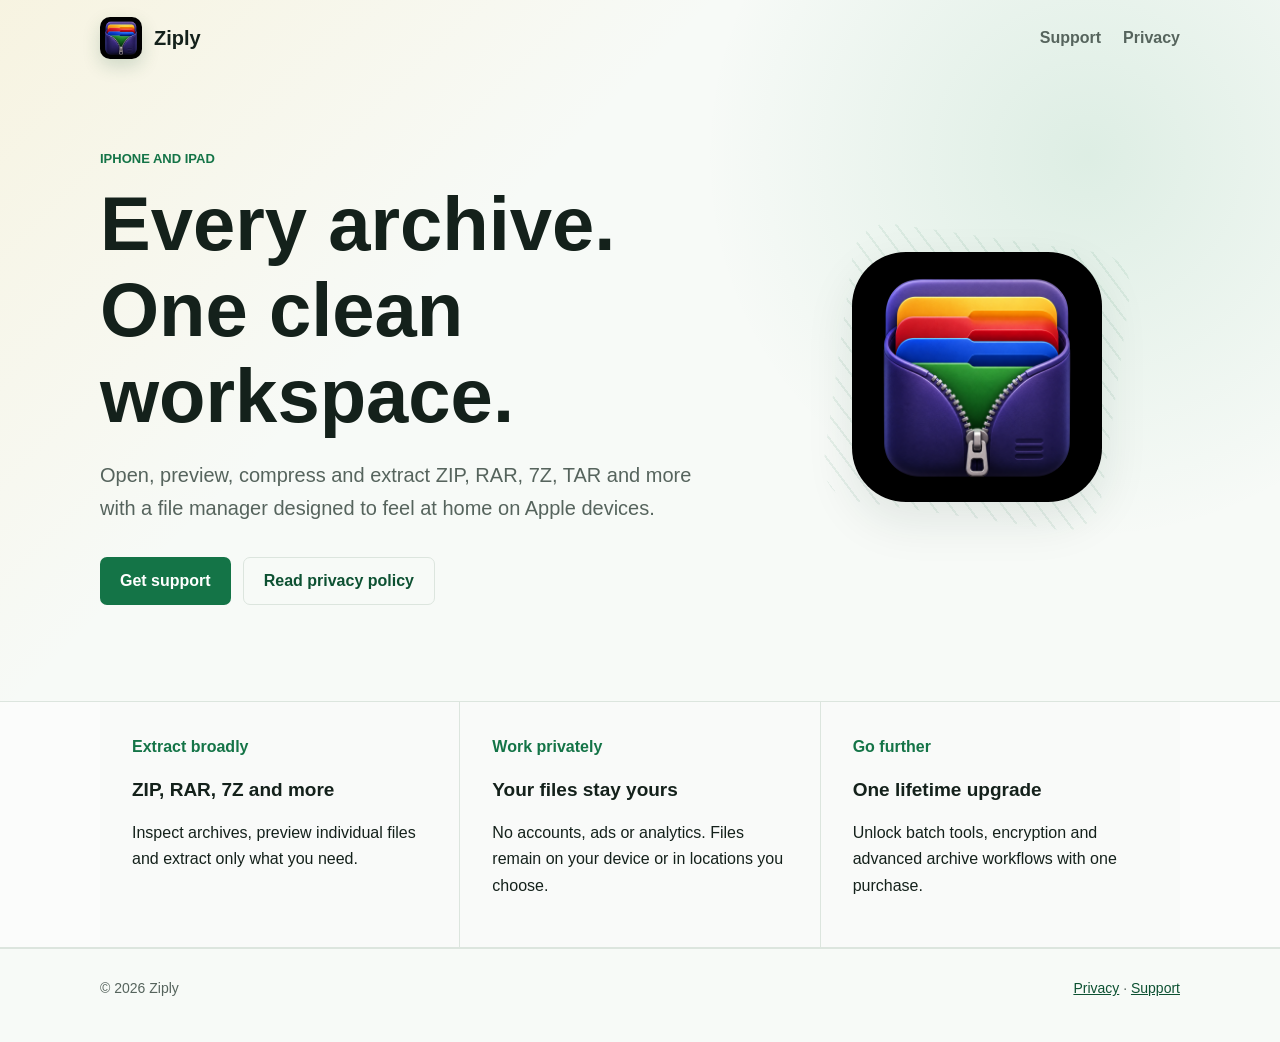
<file: index.html>
<!doctype html>
<html lang="en">
<head>
  <meta charset="utf-8">
  <meta name="viewport" content="width=device-width, initial-scale=1">
  <meta name="description" content="Ziply is a ZIP, RAR and 7Z archive manager and extractor for iPhone and iPad.">
  <title>Ziply - Archive Manager</title>
  <link rel="stylesheet" href="styles.css">
</head>
<body>
  <header class="shell">
    <nav aria-label="Main navigation">
      <a class="brand" href="index.html"><img src="app-icon.png" alt="">Ziply</a>
      <div class="links"><a href="support.html">Support</a><a href="privacy.html">Privacy</a></div>
    </nav>
  </header>
  <main>
    <section class="hero shell">
      <div>
        <div class="eyebrow">iPhone and iPad</div>
        <h1>Every archive.<br>One clean workspace.</h1>
        <p class="lead">Open, preview, compress and extract ZIP, RAR, 7Z, TAR and more with a file manager designed to feel at home on Apple devices.</p>
        <div class="actions"><a class="button" href="support.html">Get support</a><a class="button secondary" href="privacy.html">Read privacy policy</a></div>
      </div>
      <div class="hero-art"><img src="app-icon.png" alt="Ziply app icon"></div>
    </section>
    <section class="band">
      <div class="features shell">
        <div class="feature"><strong>Extract broadly</strong><h3>ZIP, RAR, 7Z and more</h3><p>Inspect archives, preview individual files and extract only what you need.</p></div>
        <div class="feature"><strong>Work privately</strong><h3>Your files stay yours</h3><p>No accounts, ads or analytics. Files remain on your device or in locations you choose.</p></div>
        <div class="feature"><strong>Go further</strong><h3>One lifetime upgrade</h3><p>Unlock batch tools, encryption and advanced archive workflows with one purchase.</p></div>
      </div>
    </section>
  </main>
  <footer><div class="footer-row shell"><span>© 2026 Ziply</span><span><a href="privacy.html">Privacy</a> · <a href="support.html">Support</a></span></div></footer>
</body>
</html>
</file>
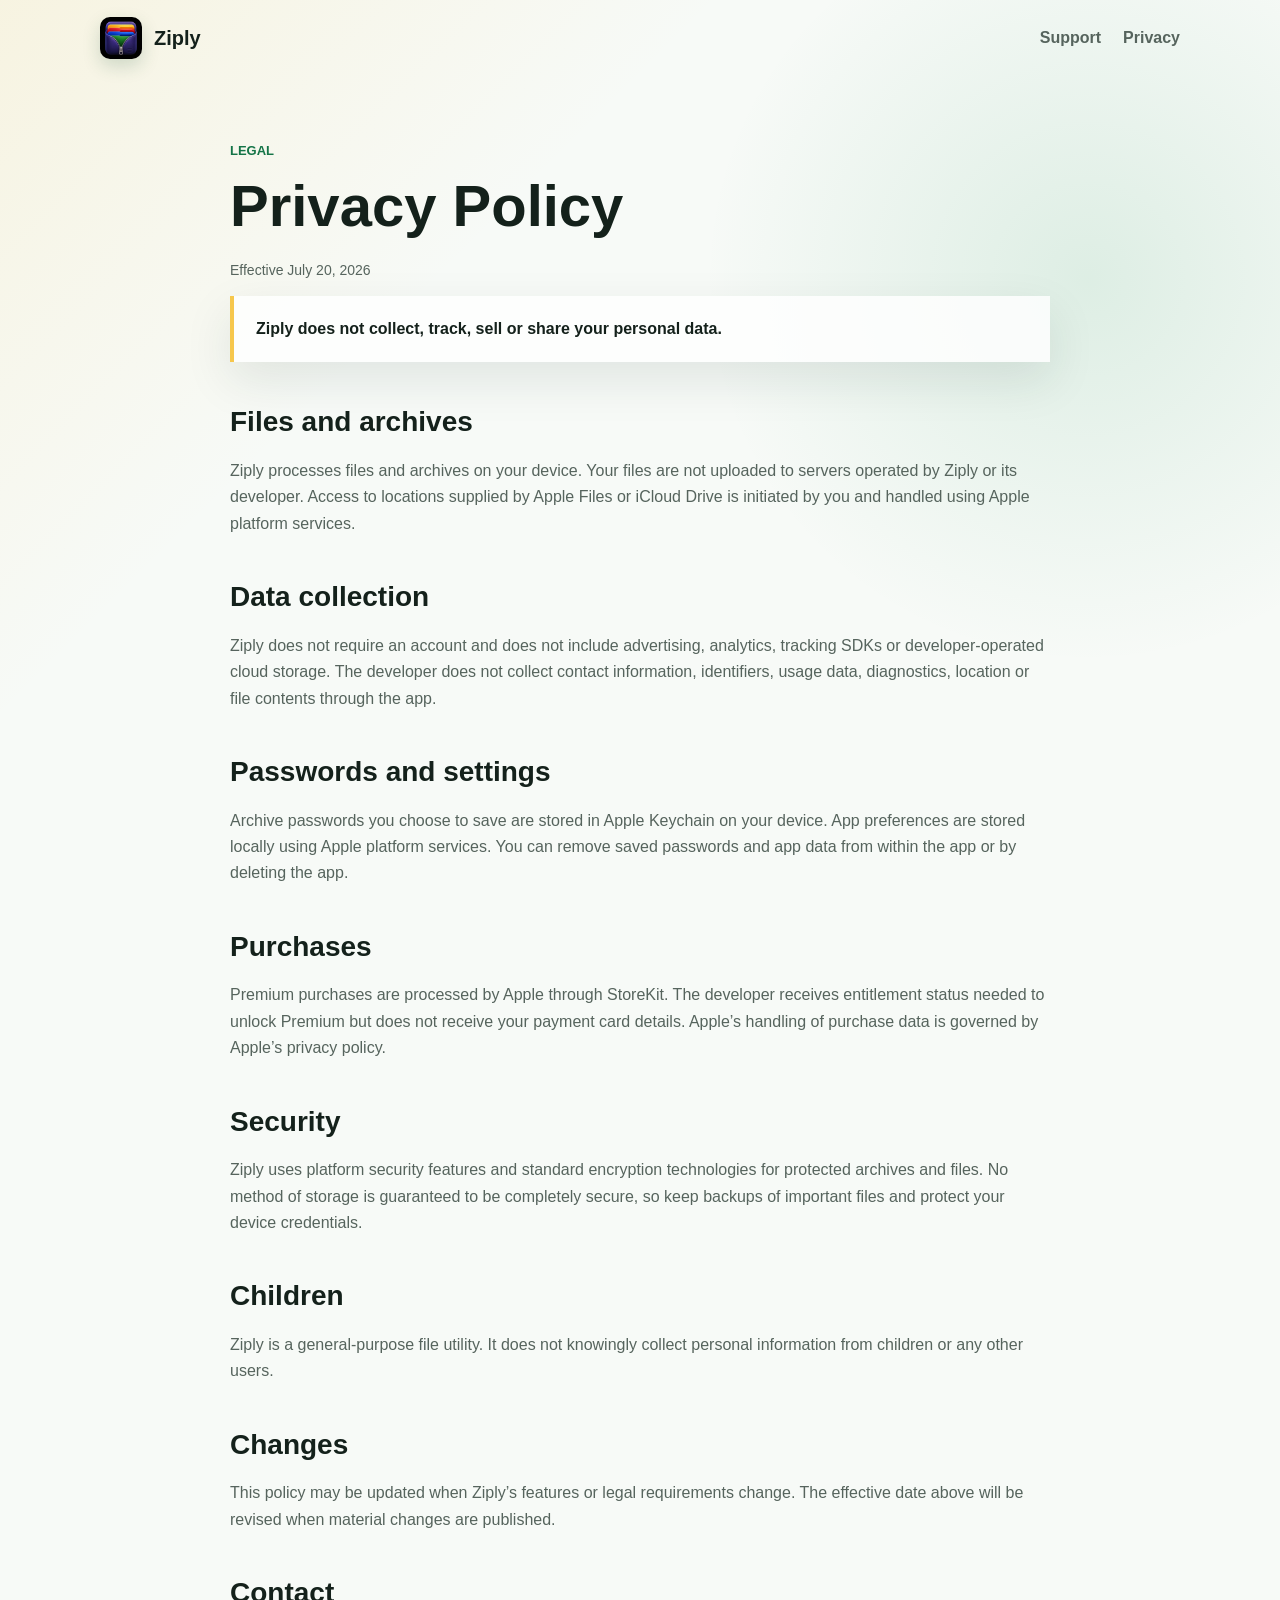
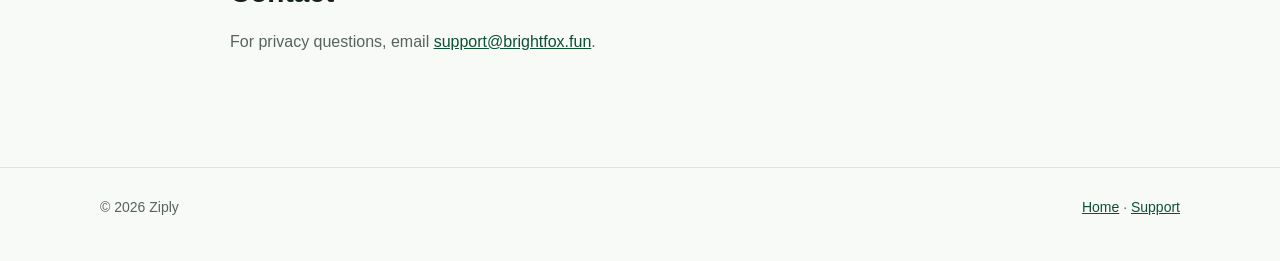
<file: privacy.html>
<!doctype html>
<html lang="en">
<head>
  <meta charset="utf-8">
  <meta name="viewport" content="width=device-width, initial-scale=1">
  <meta name="description" content="Privacy policy for the Ziply archive manager app.">
  <title>Privacy Policy - Ziply</title>
  <link rel="stylesheet" href="styles.css">
</head>
<body>
  <header class="shell"><nav aria-label="Main navigation"><a class="brand" href="index.html"><img src="app-icon.png" alt="">Ziply</a><div class="links"><a href="support.html">Support</a><a href="privacy.html">Privacy</a></div></nav></header>
  <main class="content shell">
    <div class="eyebrow">Legal</div>
    <h1>Privacy Policy</h1>
    <p class="meta">Effective July 20, 2026</p>
    <div class="notice"><strong>Ziply does not collect, track, sell or share your personal data.</strong></div>

    <h2>Files and archives</h2>
    <p>Ziply processes files and archives on your device. Your files are not uploaded to servers operated by Ziply or its developer. Access to locations supplied by Apple Files or iCloud Drive is initiated by you and handled using Apple platform services.</p>

    <h2>Data collection</h2>
    <p>Ziply does not require an account and does not include advertising, analytics, tracking SDKs or developer-operated cloud storage. The developer does not collect contact information, identifiers, usage data, diagnostics, location or file contents through the app.</p>

    <h2>Passwords and settings</h2>
    <p>Archive passwords you choose to save are stored in Apple Keychain on your device. App preferences are stored locally using Apple platform services. You can remove saved passwords and app data from within the app or by deleting the app.</p>

    <h2>Purchases</h2>
    <p>Premium purchases are processed by Apple through StoreKit. The developer receives entitlement status needed to unlock Premium but does not receive your payment card details. Apple’s handling of purchase data is governed by Apple’s privacy policy.</p>

    <h2>Security</h2>
    <p>Ziply uses platform security features and standard encryption technologies for protected archives and files. No method of storage is guaranteed to be completely secure, so keep backups of important files and protect your device credentials.</p>

    <h2>Children</h2>
    <p>Ziply is a general-purpose file utility. It does not knowingly collect personal information from children or any other users.</p>

    <h2>Changes</h2>
    <p>This policy may be updated when Ziply’s features or legal requirements change. The effective date above will be revised when material changes are published.</p>

    <h2>Contact</h2>
    <p>For privacy questions, email <a href="mailto:support@brightfox.fun">support@brightfox.fun</a>.</p>
  </main>
  <footer><div class="footer-row shell"><span>© 2026 Ziply</span><span><a href="index.html">Home</a> · <a href="support.html">Support</a></span></div></footer>
</body>
</html>
</file>
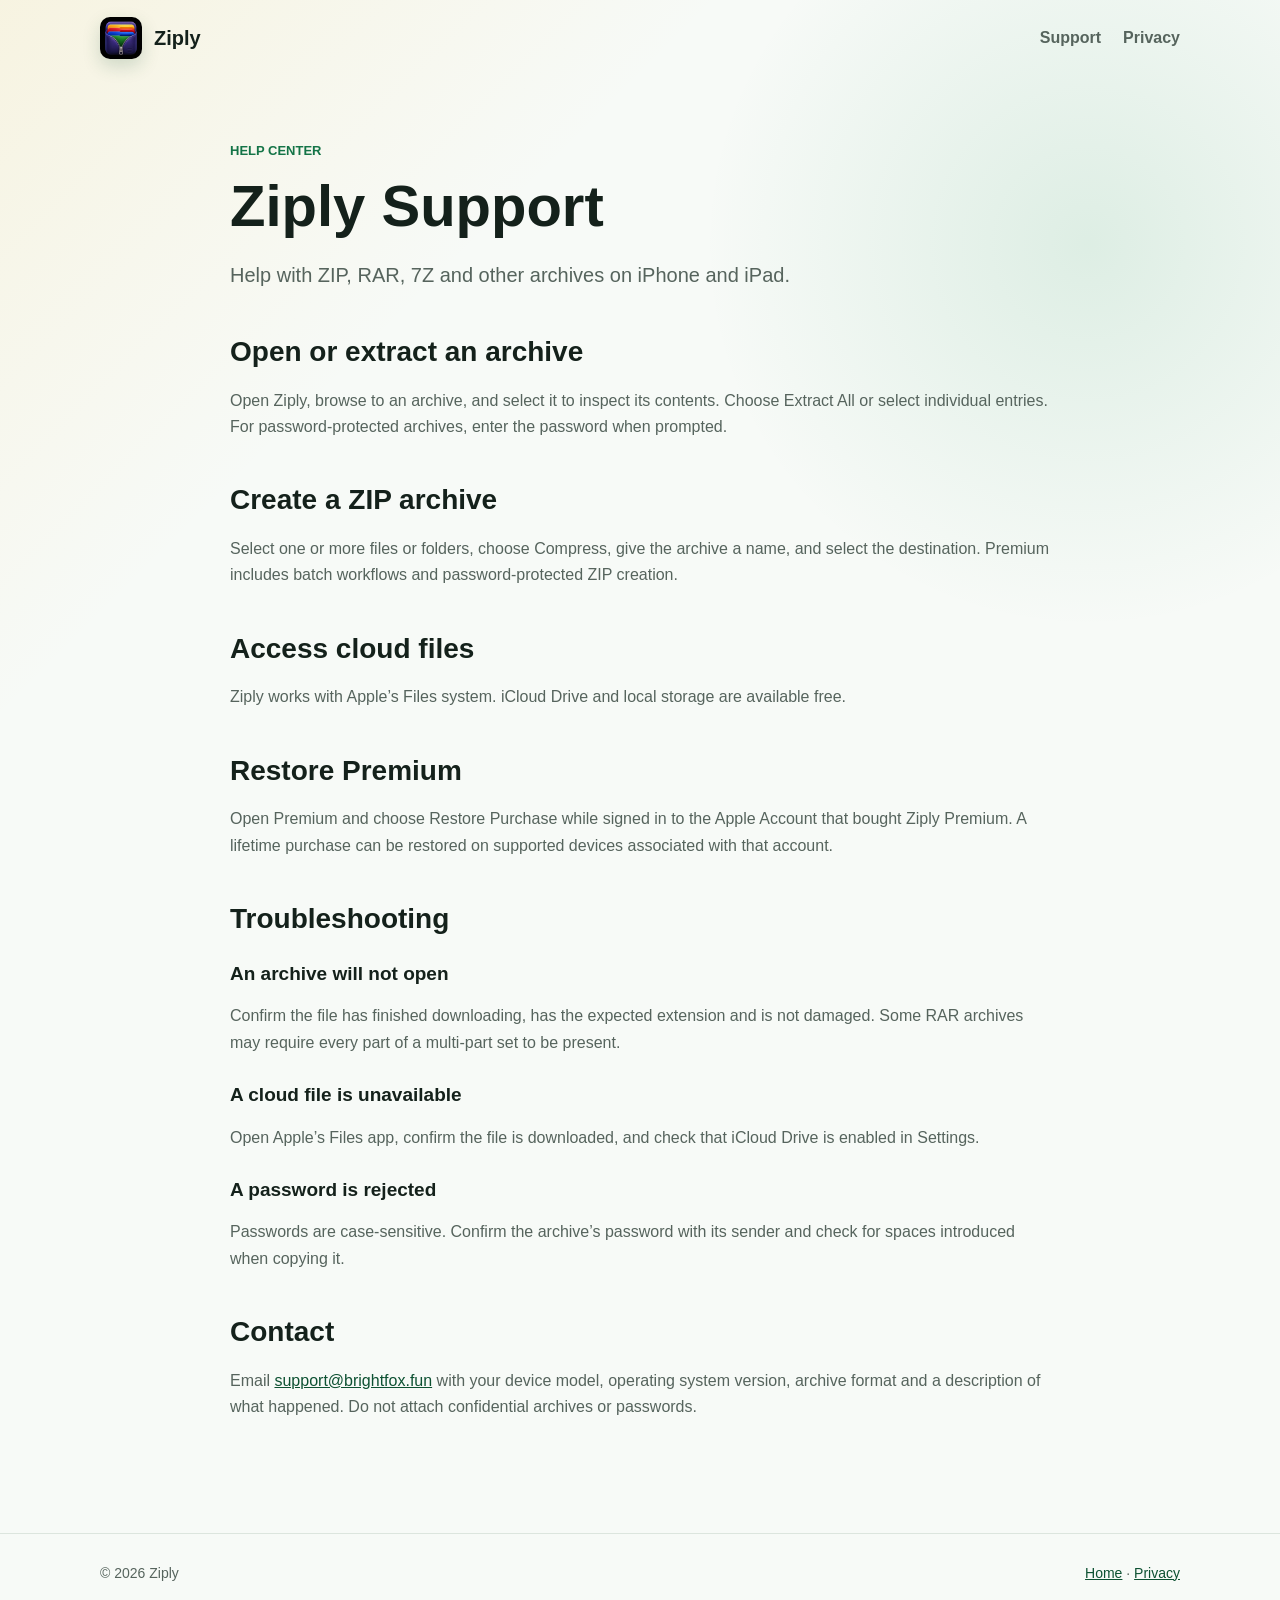
<file: support.html>
<!doctype html>
<html lang="en">
<head>
  <meta charset="utf-8">
  <meta name="viewport" content="width=device-width, initial-scale=1">
  <meta name="description" content="Help and support for Ziply on iPhone and iPad.">
  <title>Support - Ziply</title>
  <link rel="stylesheet" href="styles.css">
</head>
<body>
  <header class="shell"><nav aria-label="Main navigation"><a class="brand" href="index.html"><img src="app-icon.png" alt="">Ziply</a><div class="links"><a href="support.html">Support</a><a href="privacy.html">Privacy</a></div></nav></header>
  <main class="content shell">
    <div class="eyebrow">Help Center</div>
    <h1>Ziply Support</h1>
    <p class="lead">Help with ZIP, RAR, 7Z and other archives on iPhone and iPad.</p>

    <h2>Open or extract an archive</h2>
    <p>Open Ziply, browse to an archive, and select it to inspect its contents. Choose Extract All or select individual entries. For password-protected archives, enter the password when prompted.</p>

    <h2>Create a ZIP archive</h2>
    <p>Select one or more files or folders, choose Compress, give the archive a name, and select the destination. Premium includes batch workflows and password-protected ZIP creation.</p>

    <h2>Access cloud files</h2>
    <p>Ziply works with Apple’s Files system. iCloud Drive and local storage are available free.</p>

    <h2>Restore Premium</h2>
    <p>Open Premium and choose Restore Purchase while signed in to the Apple Account that bought Ziply Premium. A lifetime purchase can be restored on supported devices associated with that account.</p>

    <h2>Troubleshooting</h2>
    <h3>An archive will not open</h3>
    <p>Confirm the file has finished downloading, has the expected extension and is not damaged. Some RAR archives may require every part of a multi-part set to be present.</p>
    <h3>A cloud file is unavailable</h3>
    <p>Open Apple’s Files app, confirm the file is downloaded, and check that iCloud Drive is enabled in Settings.</p>
    <h3>A password is rejected</h3>
    <p>Passwords are case-sensitive. Confirm the archive’s password with its sender and check for spaces introduced when copying it.</p>

    <h2>Contact</h2>
    <p>Email <a href="mailto:support@brightfox.fun?subject=Ziply%20Support">support@brightfox.fun</a> with your device model, operating system version, archive format and a description of what happened. Do not attach confidential archives or passwords.</p>
  </main>
  <footer><div class="footer-row shell"><span>© 2026 Ziply</span><span><a href="index.html">Home</a> · <a href="privacy.html">Privacy</a></span></div></footer>
</body>
</html>
</file>
<file: styles.css>
:root {
  color-scheme: light;
  --ink: #14211b;
  --muted: #56645d;
  --paper: #f7faf7;
  --surface: rgba(255, 255, 255, 0.82);
  --line: #dce5de;
  --green: #147447;
  --green-dark: #0d5132;
  --yellow: #f6c74c;
  --shadow: 0 18px 48px rgba(20, 53, 37, 0.1);
}

* { box-sizing: border-box; }
html { scroll-behavior: smooth; }
body {
  margin: 0;
  color: var(--ink);
  background:
    linear-gradient(135deg, rgba(246, 199, 76, 0.13), transparent 32rem),
    radial-gradient(circle at 85% 15%, rgba(37, 150, 91, 0.12), transparent 24rem),
    var(--paper);
  font-family: 'Avenir Next', Avenir, sans-serif;
  line-height: 1.65;
}

a { color: var(--green-dark); }
.shell { width: min(1080px, calc(100% - 40px)); margin: 0 auto; }
nav {
  display: flex;
  align-items: center;
  justify-content: space-between;
  min-height: 76px;
  gap: 24px;
}
.brand { display: flex; align-items: center; gap: 12px; color: var(--ink); text-decoration: none; font: 800 20px 'Avenir Next', Avenir, sans-serif; }
.brand img { width: 42px; height: 42px; border-radius: 10px; box-shadow: 0 7px 18px rgba(20, 83, 51, 0.18); }
.links { display: flex; gap: 22px; }
.links a { color: var(--muted); text-decoration: none; font-weight: 600; }
.links a:hover { color: var(--green); }

.hero { min-height: 540px; display: grid; grid-template-columns: minmax(0, 1.2fr) minmax(260px, 0.8fr); align-items: center; gap: 64px; padding: 72px 0 96px; }
.eyebrow { color: var(--green); font-weight: 700; text-transform: uppercase; font-size: 13px; letter-spacing: 0; }
h1, h2, h3 { font-family: 'Avenir Next', Avenir, sans-serif; line-height: 1.13; letter-spacing: 0; }
h1 { margin: 12px 0 20px; font-size: clamp(44px, 7vw, 76px); }
h2 { margin: 0 0 20px; font-size: clamp(30px, 4vw, 44px); }
h3 { font-size: 19px; }
.lead { max-width: 690px; color: var(--muted); font-size: 20px; }
.actions { display: flex; flex-wrap: wrap; gap: 12px; margin-top: 32px; }
.button { display: inline-flex; align-items: center; min-height: 48px; padding: 0 20px; border-radius: 7px; background: var(--green); color: white; text-decoration: none; font-weight: 700; }
.button.secondary { background: transparent; color: var(--green-dark); border: 1px solid var(--line); }
.hero-art { display: grid; place-items: center; position: relative; }
.hero-art::before { content: ''; position: absolute; width: 280px; height: 280px; border-radius: 36px; transform: rotate(8deg); background: repeating-linear-gradient(45deg, rgba(20,116,71,.08), rgba(20,116,71,.08) 2px, transparent 2px, transparent 14px); }
.hero-art img { position: relative; width: min(250px, 70vw); border-radius: 54px; box-shadow: var(--shadow); }

.band { border-block: 1px solid var(--line); background: rgba(255,255,255,.52); }
.features { display: grid; grid-template-columns: repeat(3, 1fr); gap: 1px; background: var(--line); }
.feature { padding: 32px; background: var(--surface); }
.feature strong { color: var(--green); }
.content { max-width: 820px; padding: 64px 0 96px; }
.content h1 { font-size: clamp(38px, 6vw, 58px); }
.content h2 { margin-top: 44px; font-size: 28px; }
.content h3 { margin-top: 28px; }
.content p, .content li { color: var(--muted); }
.notice { padding: 20px 22px; border-left: 4px solid var(--yellow); background: var(--surface); box-shadow: var(--shadow); }
.meta { color: var(--muted); font-size: 14px; }
footer { border-top: 1px solid var(--line); padding: 28px 0 42px; color: var(--muted); font-size: 14px; }
.footer-row { display: flex; justify-content: space-between; gap: 24px; flex-wrap: wrap; }

@media (max-width: 720px) {
  .shell { width: min(100% - 28px, 1080px); }
  nav { align-items: flex-start; padding: 16px 0; }
  .links { gap: 12px; flex-wrap: wrap; justify-content: flex-end; }
  .hero { min-height: auto; grid-template-columns: 1fr; gap: 48px; padding: 52px 0 72px; }
  .hero-art { order: -1; }
  .hero-art::before { width: 210px; height: 210px; }
  .hero-art img { width: 180px; border-radius: 40px; }
  .features { grid-template-columns: 1fr; }
  .feature { padding: 26px 22px; }
}
</file>
